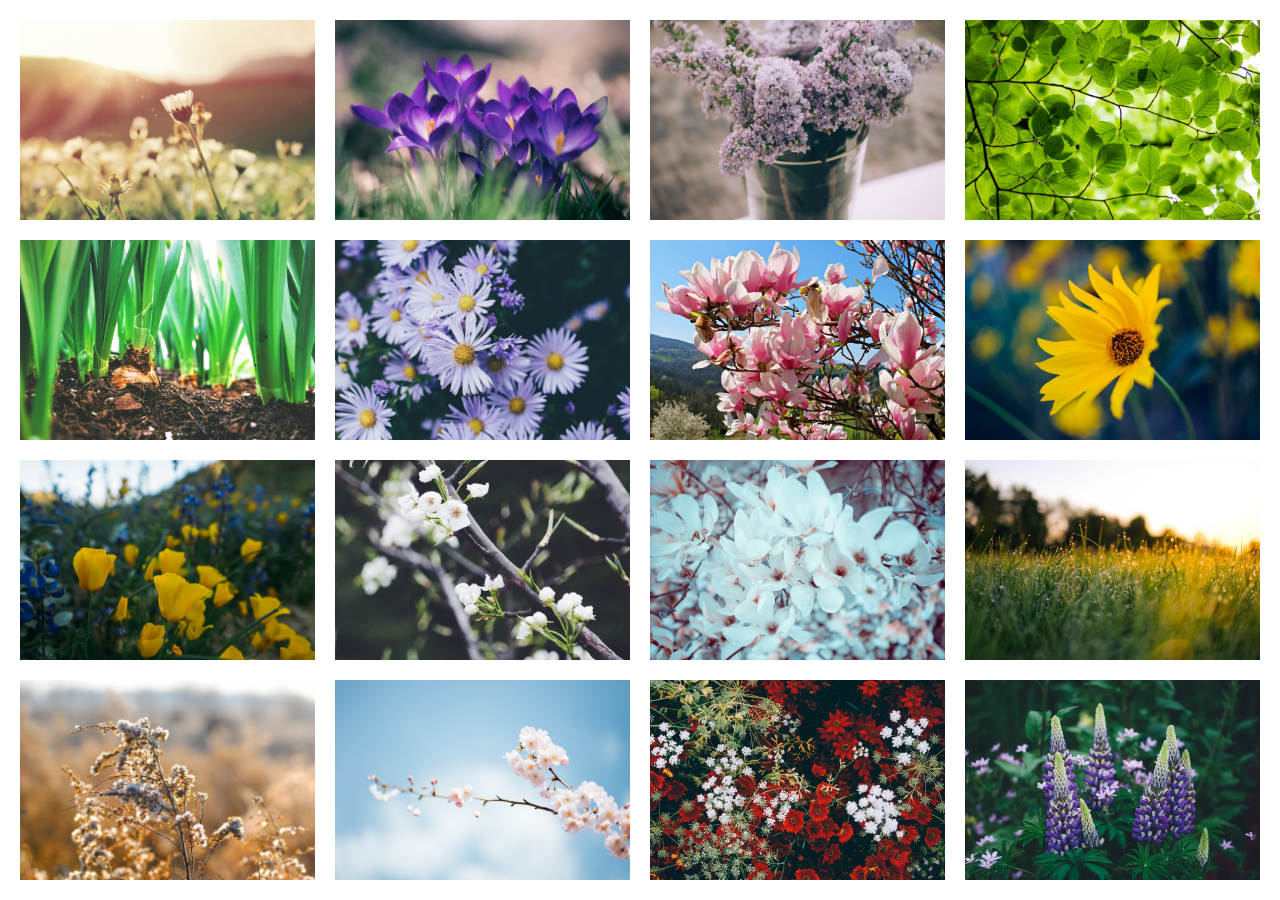
<file: hw03/index.html>
<!DOCTYPE html>
<html lang="en" dir="ltr">
    <head>
        <meta charset="utf-8">
        <title>Image Gallery</title>
        <link rel="stylesheet" href="css/gallery.css">
        <link rel="stylesheet" href="css/carousel.css">
        <meta name="viewport" content="width=device-width, initial-scale=1.0">

    </head>
    <body>
        <main>
            <section class="cards">
                <div class="card" style="background-image:url('images/field1.jpg')"></div>
                <div class="card" style="background-image:url('images/purple.jpg')"></div>
                <div class="card" style="background-image:url('images/jar.jpg')"></div>
                <div class="card" style="background-image:url('images/green.jpg')"></div>
                <div class="card" style="background-image:url('images/green1.jpg')"></div>
                <div class="card" style="background-image:url('images/purple1.jpg')"></div>
                <div class="card" style="background-image:url('images/magnolias.jpg')"></div>
                <div class="card" style="background-image:url('images/daisy1.jpg')"></div>
                <div class="card" style="background-image:url('images/poppies.jpg')"></div>
                <div class="card" style="background-image:url('images/dogwoods.jpg')"></div>
                <div class="card" style="background-image:url('images/blossom.jpg')"></div>
                <div class="card" style="background-image:url('images/field3.jpg')"></div>
                <div class="card" style="background-image:url('images/field4.jpg')"></div>
                <div class="card" style="background-image:url('images/branch.jpg')"></div>
                <div class="card" style="background-image:url('images/red.jpg')"></div>
                <div class="card" style="background-image:url('images/purple2.jpg')"></div>
            </section>

            <!-- preview panel -->
            <section class="preview">
                <div class="featured_image"></div>
                <button class="close" id="close">&times;</button>
                <button class="prev" id="prev">&lsaquo;</button>
                <button class="next" id="next">&rsaquo;</button>
            </section>
            <!-- end preview panel -->

        </main>
        <script type="text/javascript" src="js/index.js"></script>
    </body>
</html>
</file>
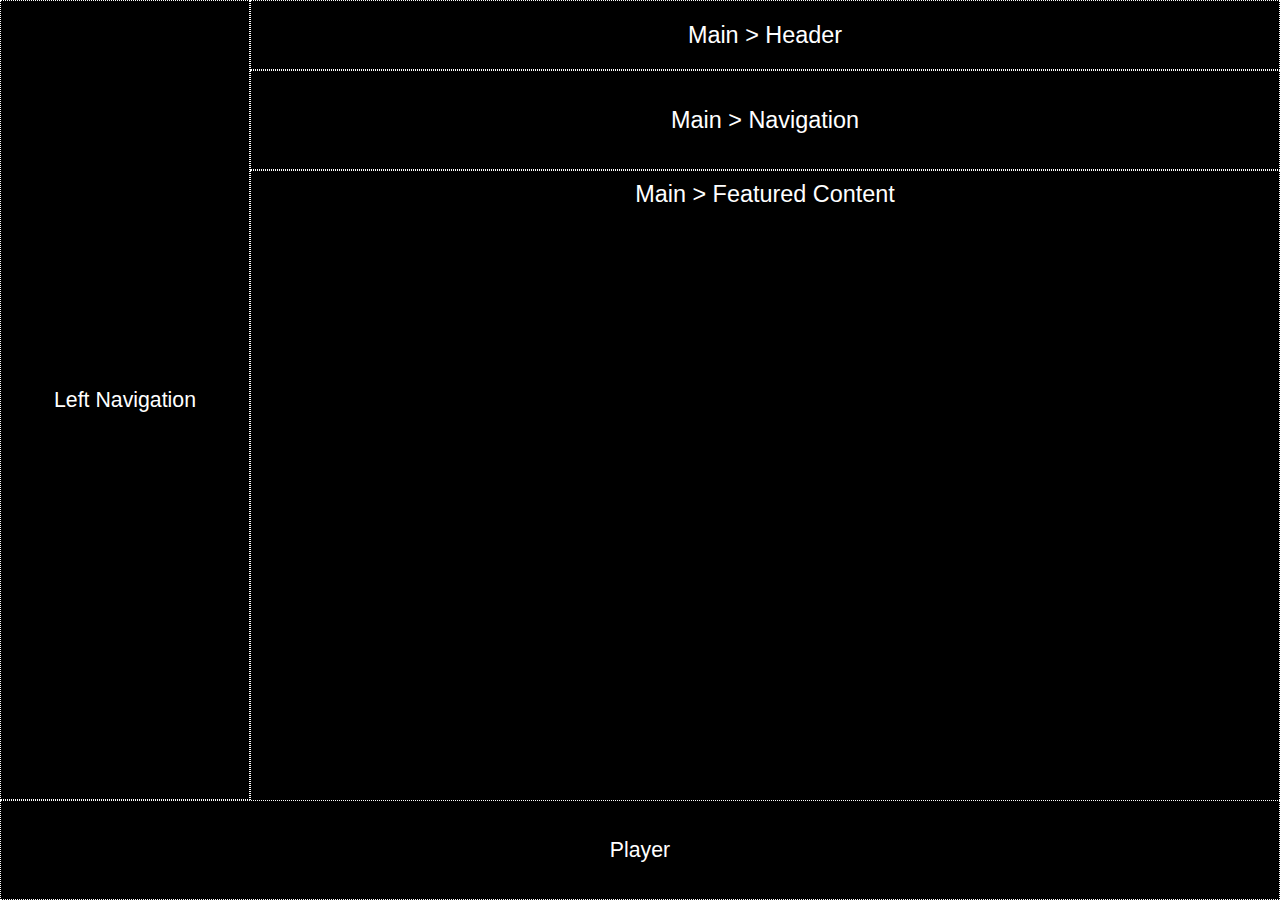
<file: hw02/01_cssgrid/index.html>
<html>
    <head>
        <title>Spotify Player</title>
        <link rel="stylesheet" href="layout.css">
        <meta name="viewport" content="width=device-width, initial-scale=1.0">
    </head>
    <body id="container">
        <aside id="sidebar">
            Left Navigation
        </aside>
        <main>
            <header>
                Main > Header
            </header>
            <nav>
                Main > Navigation
            </nav>
            <section id="featured-content">
                Main > Featured Content
            </section>
        </main>
        <footer>
            Player
        </footer>
    </body>
</html>
</file>
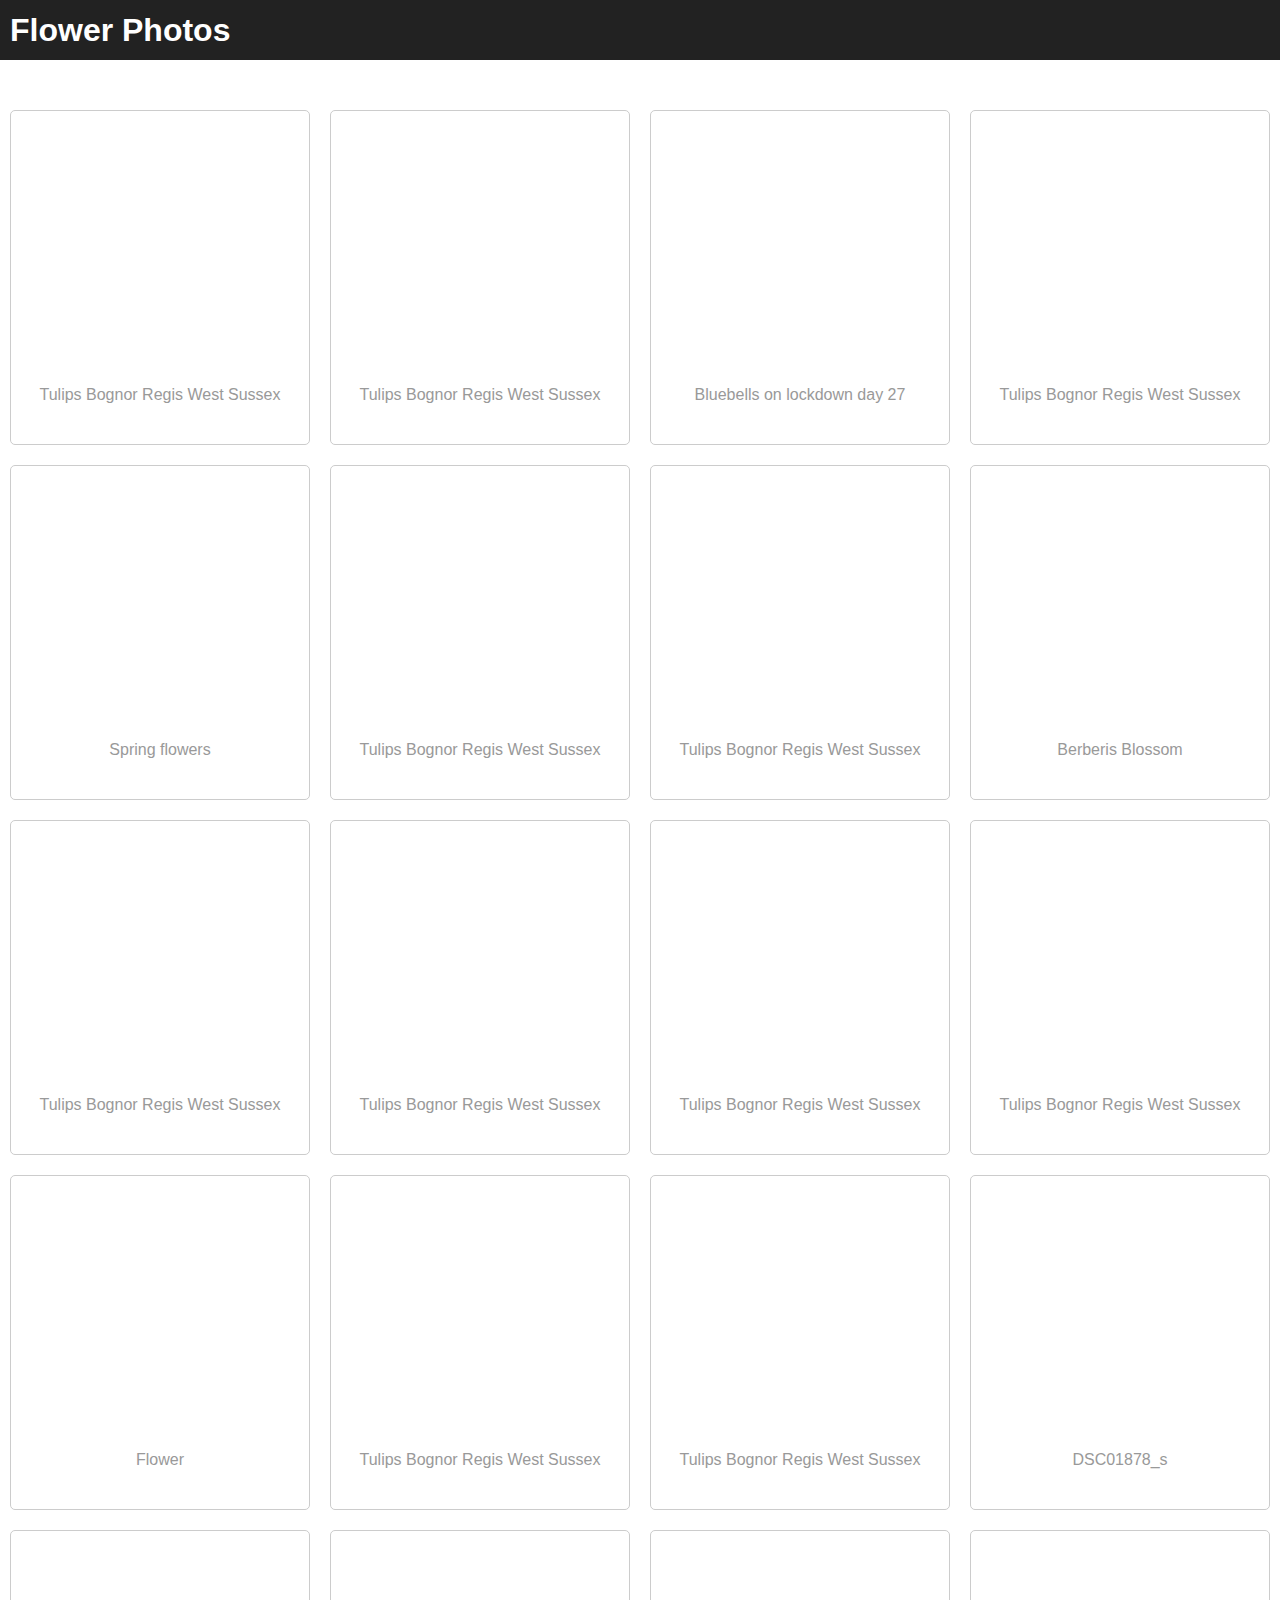
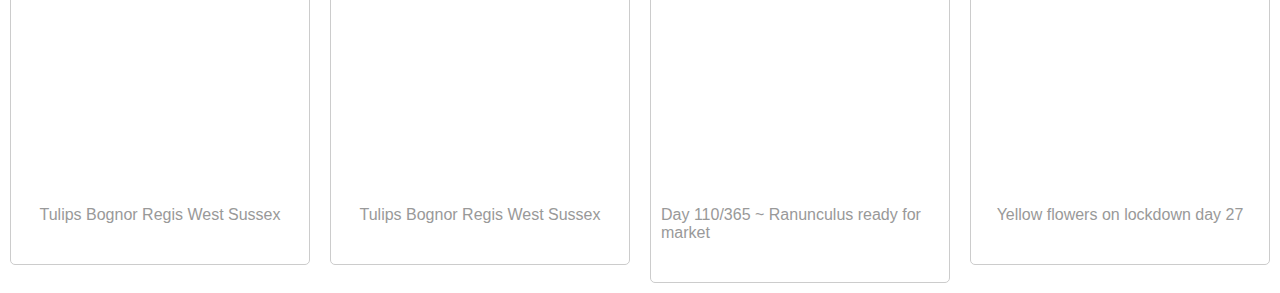
<file: hw02/02_flexbox/index.html>
<!DOCTYPE html>
<html lang="en" dir="ltr">
    <head>
        <meta charset="utf-8">
        <title>Image Gallery</title>
        <link rel="stylesheet" href="css/gallery.css">
    </head>
    <body>
        <nav>
            <h1>Flower Photos</h1>
        </nav>
        <main class="content">
            <section class="cards">
                <section class="card">
                    <div>
                        <div class="image-div" style="background-image: url('https://live.staticflickr.com/65535/49793205651_aced6f4866_b.jpg');"></div>
                        <div class="caption">Tulips Bognor Regis West Sussex</div>
                    </div>
                </section>
                <section class="card">
                    <div>
                        <div class="image-div" style="background-image: url('https://live.staticflickr.com/65535/49792659933_cc861d50b7_b.jpg');"></div>
                        <div class="caption">Tulips Bognor Regis West Sussex</div>
                    </div>
                </section>
                <section class="card">
                    <div>
                        <div class="image-div" style="background-image: url('https://live.staticflickr.com/65535/49792658778_ab3b1df5d1_b.jpg');"></div>
                        <div class="caption">Bluebells on lockdown day 27</div>
                    </div>
                </section>
                <section class="card">
                    <div>
                        <div class="image-div" style="background-image: url('https://live.staticflickr.com/65535/49792664528_f16513baec_b.jpg');"></div>
                        <div class="caption">Tulips Bognor Regis West Sussex</div>
                    </div>
                </section>
                <section class="card">
                    <div>
                        <div class="image-div" style="background-image: url('https://live.staticflickr.com/65535/49792676878_a659a56919_b.jpg');"></div>
                        <div class="caption">Spring flowers</div>
                    </div>
                </section>
                <section class="card">
                    <div>
                        <div class="image-div" style="background-image: url('https://live.staticflickr.com/65535/49793511297_b7967599c7_b.jpg');"></div>
                        <div class="caption">Tulips Bognor Regis West Sussex</div>
                    </div>
                </section>
                <section class="card">
                    <div>
                        <div class="image-div" style="background-image: url('https://live.staticflickr.com/65535/49792660018_34abca7618_b.jpg');"></div>
                        <div class="caption">Tulips Bognor Regis West Sussex</div>
                    </div>
                </section>
                <section class="card">
                    <div>
                        <div class="image-div" style="background-image: url('https://live.staticflickr.com/65535/49792629178_64acac5148_b.jpg');"></div>
                        <div class="caption">Berberis Blossom</div>
                    </div>
                </section>
                <section class="card">
                    <div>
                        <div class="image-div" style="background-image: url('https://live.staticflickr.com/65535/49793207236_51aa1f4269_b.jpg');"></div>
                        <div class="caption">Tulips Bognor Regis West Sussex</div>
                    </div>
                </section>
                <section class="card">
                    <div>
                        <div class="image-div" style="background-image: url('https://live.staticflickr.com/65535/49793219056_f2c5bb8621_b.jpg');"></div>
                        <div class="caption">Tulips Bognor Regis West Sussex</div>
                    </div>
                </section>
                <section class="card">
                    <div>
                        <div class="image-div" style="background-image: url('https://live.staticflickr.com/65535/49792658033_c9a55ebf42_b.jpg');"></div>
                        <div class="caption">Tulips Bognor Regis West Sussex</div>
                    </div>
                </section>
                <section class="card">
                    <div>
                        <div class="image-div" style="background-image: url('https://live.staticflickr.com/65535/49792660448_cd43d556df_b.jpg');"></div>
                        <div class="caption">Tulips Bognor Regis West Sussex</div>
                    </div>
                </section>
                <section class="card">
                    <div>
                        <div class="image-div" style="background-image: url('https://live.staticflickr.com/65535/49793209166_5b8a0ae5c6_b.jpg');"></div>
                        <div class="caption">Flower</div>
                    </div>
                </section>
                <section class="card">
                    <div>
                        <div class="image-div" style="background-image: url('https://live.staticflickr.com/65535/49793208726_f0ac1e6b81_b.jpg');"></div>
                        <div class="caption">Tulips Bognor Regis West Sussex</div>
                    </div>
                </section>
                <section class="card">
                    <div>
                        <div class="image-div" style="background-image: url('https://live.staticflickr.com/65535/49793523157_2e88b562aa_b.jpg');"></div>
                        <div class="caption">Tulips Bognor Regis West Sussex</div>
                    </div>
                </section>
                <section class="card">
                    <div>
                        <div class="image-div" style="background-image: url('https://live.staticflickr.com/65535/49793225756_ea2a82f362_b.jpg');"></div>
                        <div class="caption">DSC01878_s</div>
                    </div>
                </section>
                <section class="card">
                    <div>
                        <div class="image-div" style="background-image: url('https://live.staticflickr.com/65535/49793522892_1c9f798a53_b.jpg');"></div>
                        <div class="caption">Tulips Bognor Regis West Sussex</div>
                    </div>
                </section>
                <section class="card">
                    <div>
                        <div class="image-div" style="background-image: url('https://live.staticflickr.com/65535/49793205546_de43e99833_b.jpg');"></div>
                        <div class="caption">Tulips Bognor Regis West Sussex</div>
                    </div>
                </section>
                <section class="card">
                    <div>
                        <div class="image-div" style="background-image: url('https://live.staticflickr.com/65535/49793520882_b27b68994e_b.jpg');"></div>
                        <div class="caption">Day 110/365 ~ Ranunculus ready for market</div>
                    </div>
                </section>
                <section class="card">
                    <div>
                        <div class="image-div" style="background-image: url('https://live.staticflickr.com/65535/49793205051_6fafef1828_b.jpg');"></div>
                        <div class="caption">Yellow flowers on lockdown day 27</div>
                    </div>
                </section>
            </section>
        </main>
    </body>
</html>
</file>
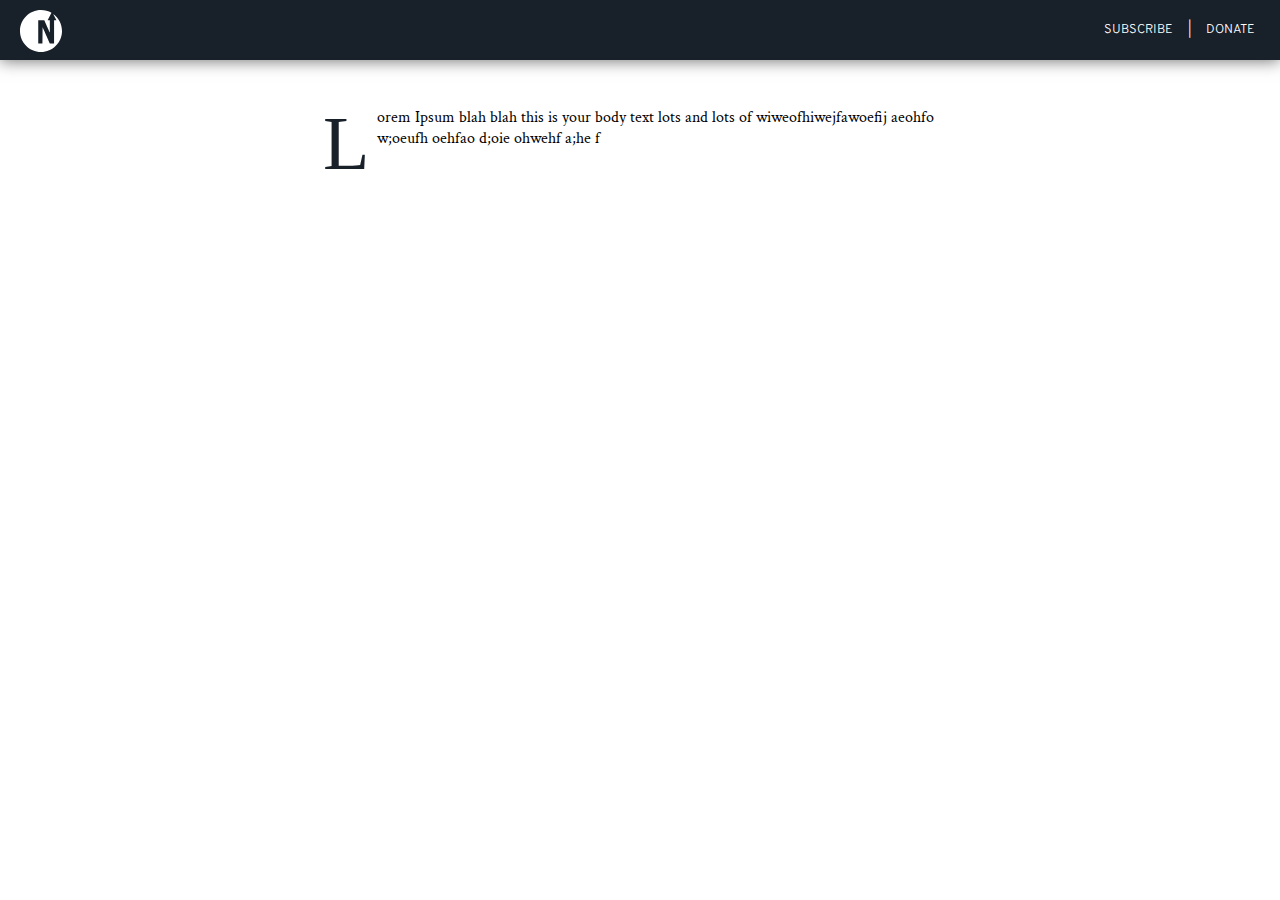
<file: CS130FinalProject/storyTemplate.html>
<html>
    <!--The only things that should be change here is 
        1. The title tag to your story hed
        2. Potentially add more css, js, or other stylesheets
        3. Fonts for hed, dek, and pullquotes-->
    <head>
        <meta charset="utf-8"> <!--necessary in the file idk why-->
        <title>Story Template</title> <!-- This is the label you see on the tab -->
        <link rel="stylesheet" href="storyTemplateStyle.css"> <!--This line connects the html file to the css file which styles it-->
        <!--You can add more css files you make for your designing story just make sure they link to this page as well-->
        <meta name="viewport" content="width=device-width, initial-scale=1.0"> <!--necessary in the file idk why-->
        
        <!--FONTS-->
        <!--You can add more fonts if you want to change the hed and dek fonts, 
            please don't change the body font :), google fonts is a is a great place to find some-->
        <link href="https://fonts.googleapis.com/css2?family=Crimson+Text&family=Overpass:wght@200;300;400;900&display=swap" rel="stylesheet">    </head>
    <!--Everything that is visible on the page will be inside body-->
    <body>
        <!--This is where your story heds, dek and bylines will be. Chance for lots of creativity here.-->
        <header> 
            <!--This the the navigation bar please do not get rid of it-->
            <div class="head">  
                <div class="logo logo-animate">
                    <div class="logo-image">
                        <svg version="1.1" width="42" height="42" viewBox="0 0 440 440">
                        <a xlink:title="Digital Mag Homepage" xlink:href="index.html#target">
                            <path d="M347.5,40.7l34.4,66h-25v244.5l-43.1,0.2c0,0-0.8,0.4-2.6-3.8c-1.7-4.2-72.3-163.3-72.3-163.3s-1.3-2.6-1.8-2.7
                            c0,2-0.2,170-0.2,170l-45.8-0.3V106.7l61.1,0.1c0,0,2,0,3.4,2.4c1.3,2.4,54,122.2,54,122.2s1.9,4.5,2.8,4.1c0-1.8,0-128.7,0-128.7
                            h-23l40.4-77.4C297.4,10.7,260,0,220,0C98.5,0,0,98.5,0,220s98.5,220,220,220s220-98.5,220-220C440,146,403.5,80.6,347.5,40.7z"/>
                        </a>
                        </svg>
                    </div>
                </div>
                <div>
                    <span class="subscribe">Donate</span>
                    <span class="subscribe2">|</span>
                    <span class="subscribe">Subscribe</span>
                </div>
            </div>
        </header>
         <!--This is the end of the nav bar put all additional code after this point-->
        <div class="bodyText">
            <p class="dropCap">
                Lorem Ipsum blah blah this is your body text lots and lots of wiweofhiwejfawoefij aeohfo w;oeufh oehfao d;oie  ohwehf a;he f 
            </p>
        </div>

        <footer>
            
        </footer>
        
    </body>
</html>
</file>
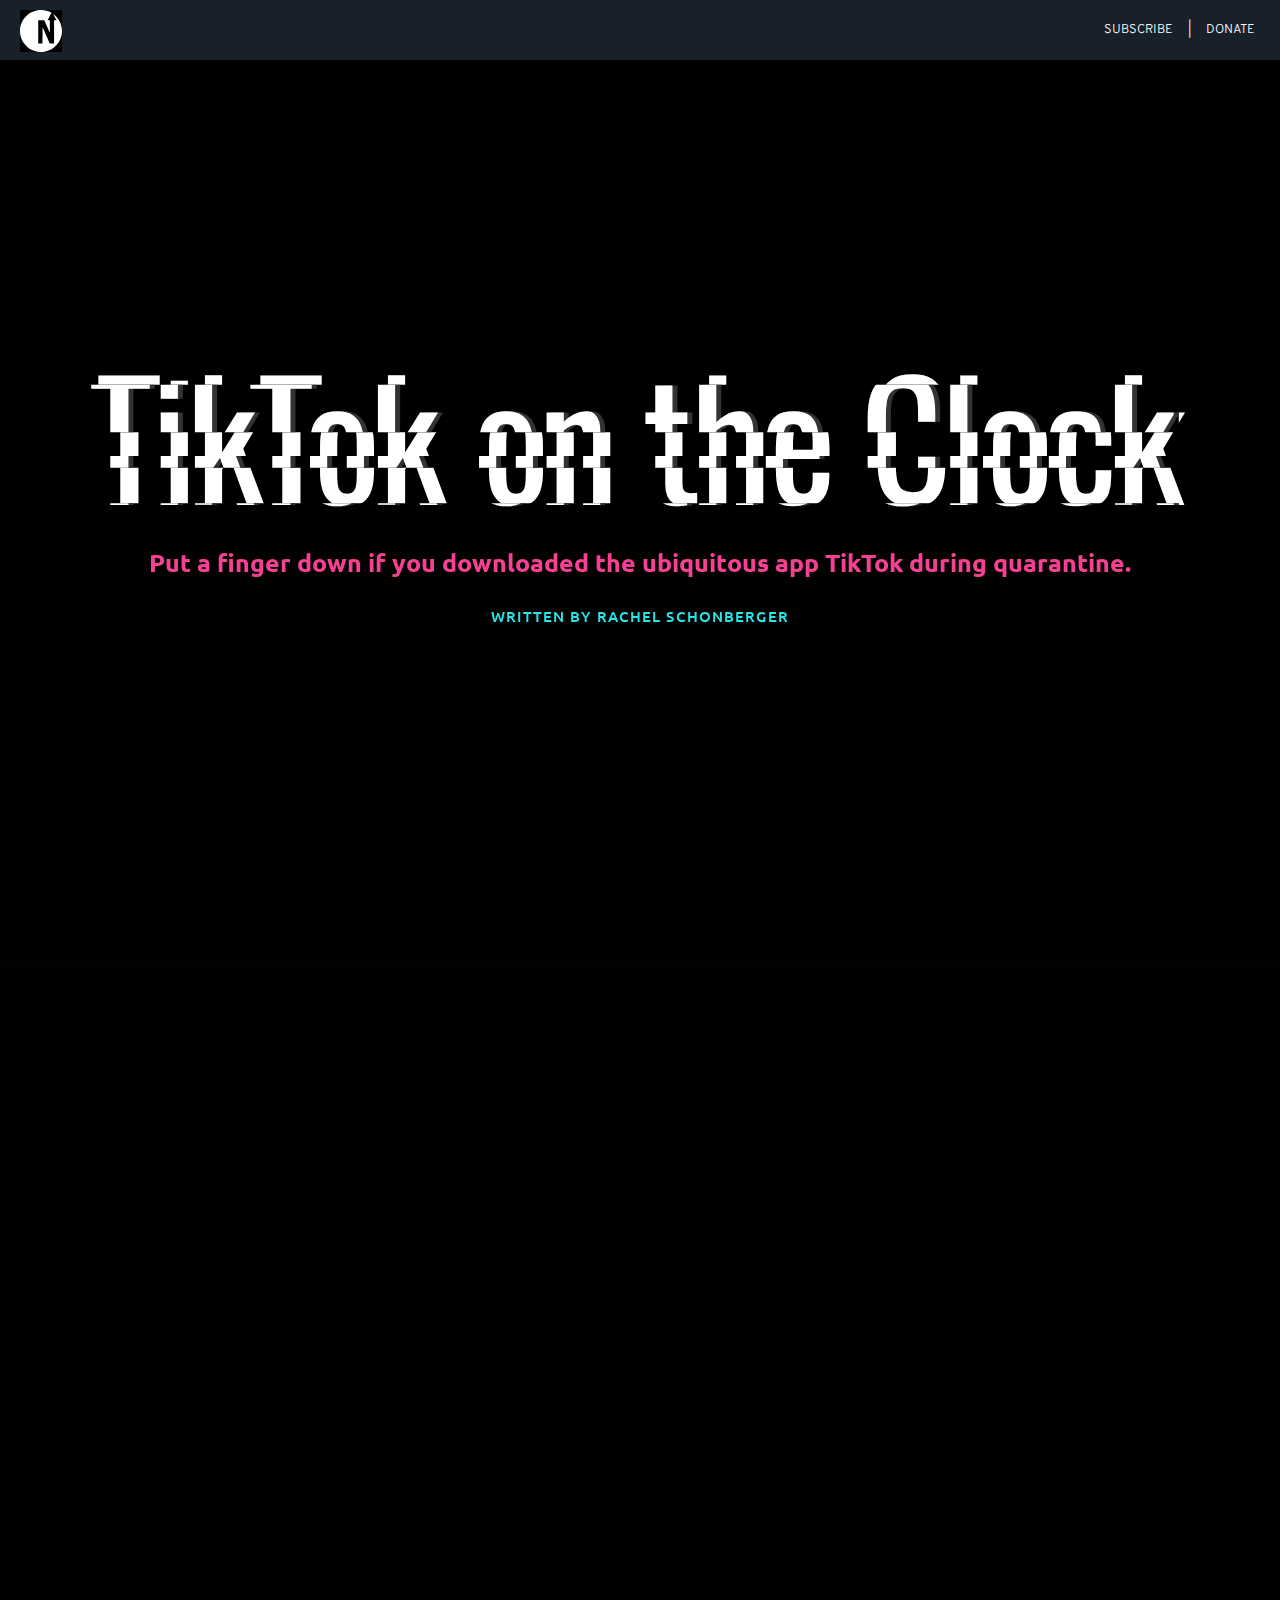
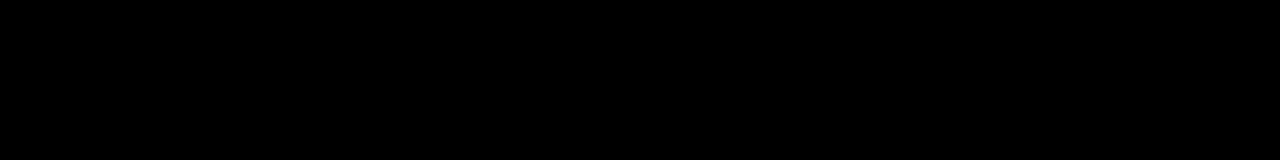
<file: CS130FinalProject/tiktok.html>
<html>
    <!--The only things that should be change here is 
        1. The title tag to your story hed
        2. Potentially add more css, js, or other stylesheets
        3. Fonts for hed, dek, and pullquotes-->
    <head>
        <meta charset="utf-8"> <!--necessary in the file idk why-->
        <title>15 seconds of fame</title> <!-- This is the label you see on the tab -->
        <link rel="stylesheet" href="tiktokstyle.css"> <!--This line connects the html file to the css file which styles it-->
        <!-- <link rel="stylesheet" href="storyTemplateStyle.css"> -->
        <!--You can add more css files you make for your designing story just make sure they link to this page as well-->
        <meta name="viewport" content="width=device-width, initial-scale=1.0"> <!--necessary in the file idk why-->
        
        <!--FONTS-->
        <!--You can add more fonts if you want to change the hed and dek fonts, 
            please don't change the body font :), google fonts is a is a great place to find some-->
        <link href="https://fonts.googleapis.com/css2?family=Crimson+Text&family=Overpass:wght@900&display=swap" rel="stylesheet">
        <link href="https://fonts.googleapis.com/css2?family=Oswald:wght@500&family=Ubuntu&display=swap" rel="stylesheet">
    </head>
    <!--Everything that is visible on the page will be inside body-->
    <body>
        <!--This is where your story heds, dek and bylines will be. Chance for lots of creativity here.-->
        <header> 
            <!--This the the navigation bar please do not get rid of it-->
            <div class="head">  
                <div class="logo logo-animate">
                    <div class="logo-image">
                        <svg version="1.1" width="42" height="42" viewBox="0 0 440 440">
                        <a xlink:title="Digital Mag Homepage" xlink:href="index.html#target">
                            <path d="M347.5,40.7l34.4,66h-25v244.5l-43.1,0.2c0,0-0.8,0.4-2.6-3.8c-1.7-4.2-72.3-163.3-72.3-163.3s-1.3-2.6-1.8-2.7
                            c0,2-0.2,170-0.2,170l-45.8-0.3V106.7l61.1,0.1c0,0,2,0,3.4,2.4c1.3,2.4,54,122.2,54,122.2s1.9,4.5,2.8,4.1c0-1.8,0-128.7,0-128.7
                            h-23l40.4-77.4C297.4,10.7,260,0,220,0C98.5,0,0,98.5,0,220s98.5,220,220,220s220-98.5,220-220C440,146,403.5,80.6,347.5,40.7z"/>
                        </a>
                        </svg>
                    </div>
                </div>
                <div>
                    <span class="subscribe">Donate</span>
                    <span class="subscribe2">|</span>
                    <span class="subscribe">Subscribe</span>
                </div>
            </div>
        </header>
        <div class="intro curtain">
            <div class="hed">TikTok on the Clock
                <div class="hed__clip">TikTok on the Clock</div>
            </div>
            <h2 class="dek"> Put a finger down if you downloaded the ubiquitous app TikTok during quarantine. </h2>
            <h3 class="byline"> Written by Rachel Schonberger</h3>
        </div>
        <div class="reveal-main"></div>
        <article class="bodyText main">
            <p class="dropCap"> Alex Hoffman doesn’t think she’s TikTok famous. Her 10,000 followers might say otherwise.</p>
            <p> The SESP second-year’s account (<em>@alexkhoffman</em>) gained traction on March 28, when she parodied a trend of lightweight girls crashing onto their beds when their boyfriends come home. To the sound of Trey Songz’ “Na Na,” Hoffman dives back first into a pile of pillows as she imitates the impact of an “8’9” 500 pound boyfriend [coming] home from lifting.” Soon enough, her video garnered 1.2 million views. But, as she says, “anybody can become TikTok famous.”</p>
            <p> As of May 21, TikTok stands just below Zoom on Apple’s top apps chart, taking off because of users like Hoffman, who says her quarantine-induced boredom led her to create streams of comedic content. To keep herself entertained, Hoffman pokes fun at popular sounds and trends with about 10 posts a day, which have accumulated 1,000 to 2.5 million views.</p>
            <p> Because the Beijing-based app tailors each feed to its users’ interests and habits, anybody’s public video can end up on another’s feed, regardless of whether the users follow each other. This propels the double-edged sword of custom content, showing users videos that will interest them while shutting them off from opposing perspectives. This is just one way in which TikTok is influencing the way creators interact with consumers.</p>
            <p> While media like television and music involve agents and studios before the product ever reaches the public, TikTok obviates the need for this traditional [what’s the word? These traditional methods to reach consumers… traditional order? methodology?]. Weinberg PhD candidate Anna Michelson, who taught “Sociology of Popular Culture” in spring 2019, says TikTok is revamping the cultural production system, eliminating the “gatekeepers” and bringing the products directly to the consumer.</p>
            <p> “Artists can completely develop something on their own and take it directly to the buyer,” Michelson says. “So really, it's the removal of the gatekeepers that's really disrupting the process and then emerging as an alternative to that traditional process.”</p>
            <p> Communications fourth-year Leo Jared Scheck (<em>@schxleo</em>) has developed friendships with fellow TikTok creators with the help of these broken down barriers. His most popular video dramatized a dating experience in which he noticed a tattoo symbolic of Naziism on his date’s arm and questioned, “I’m Jewish, we’re both gay, and you’re a Nazi?” The TikTok received more than 2.5 million views. Now, he has more than 20,000 followers.</p>
            <p> When bursts of energy and creativity hit, Scheck will post up to eight TikToks a day, fueled by the storytelling tactics he learned in playwriting classes at Northwestern. Scheck views virality, though, as a cultural phenomenon that everybody knows about, like Rebecca Black’s 2013 hit “Friday,” an echelon of fame he hasn’t reached.</p>
            <p> “Everyone's videos on TikTok go viral. That's kind of the whole point,” Scheck says. “I have not gone viral in the way that Rebecca Black went viral. ‘Friday’ was a viral video and everyone knew about it, as opposed to this app that's designed to make everyone's videos go viral. I've had a few videos that have gotten over a million views. I have a decent number of followers, and I'm just kind of doing my thing.”</p>
            <p> TikTok’s ability to make any user go “viral” is attributed to its algorithm, according to Communications PhD candidate Alice Renwen Zhang, who taught “Social Media and Online Social Interactions” in fall 2019. Zhang sees TikTok as a game changing, “Fundamentally different” entity in the context of the greater social media ecosystem.</p>
            <p> “When you open the app, the first thing you see isn't the feed of a friend, but is a page [designed] for you. It's an algorithmic feed based on the videos you've interacted with or even just watched,” Zhang said. “So it's not people you know or things you've explicitly told it you want to see. It’s full of things that you have demonstrated you want to watch through your behavior and watching history.”</p>
            <p> While apps like Facebook and Instagram are based on friendships and followings, TikTok thrives on content. Zhang sees TikTok as a way that adolescents are killing time with entertaining short clips and avoiding “really deep social interactions.”</p>
            <p> Still, the app helps facilitate some social interaction. Scheck engages with followers in his messages, establishing a bond among users with similar followings and interests.</p>
            <p> “There's a little bit of a camaraderie over relatively smaller creators,” Scheck says. “It's kind of like a we're-all-in-this-together mentality and we do what we can to support each other.”</p>
            <p> Medill first-year Talia Schulhof even fostered a virtual Northwestern community within the app. As high school seniors posted their college acceptances and decisions on TikTok, Schulhof reached out to incoming Northwestern students, following some Wildcats in the class of 2024.</p>
            <p> Schulhof boarded the TikTok train long before the quarantine. Her first post dates back to June 2019. One fact Scheck and Hoffman agree on: they wouldn’t be doing this if it weren’t for COVID-19.</p>
            <p> Scheck and Hoffman both doubted TikTok at first, associating it with an audience much younger than them. Both realized after a brief time in quarantine, though, that TikTok was inevitable. Scheck finally surrendered to his younger brothers’ obsession with the app.</p>
            <p> “I don't know if I'm a millennial, or whether I'm considered the upper end of Gen Z, but I was like, ‘I’m never downloading this.’ This is crazy,” Scheck says. “And then after, you know, a couple of weeks in quarantine, I was just bored. I was like, I'm gonna download this because this is where this is the forefront of the internet now and I don't want to be left out.”</p>
            <p> Despite her early arrival to the app, Schulhof didn’t debut her first big-time video until this March in the stacks of University Library, relating the possibility of a virtual quarter to the early-2000s Education Connection television ads. Around dining halls and in classes, students approached Schulhof to tell her they saw her video in their group chats. Users she had never met commented that their teachers posted her video to their Canvas pages. When that video reached over 800,000 views, Schulhof shifted her focus from entertaining herself to engaging potential viewers.</p>
            <p> “Before I was just making them as a joke. I really wouldn't care what I looked like,” Schulhof says. “Now, I think very carefully about what I post because I know that a lot of people could see it. I have the potential to make something almost viral, so I want it to be good.”</p>
            <p> Although she wanted her reach to extend beyond her close circles, Schulhof was concerned what that would mean for her privacy. Until April, Schulhof disguised herself as @clubpenguin33, initially only posting videos of her dogs and avoiding revealing her face. Now, she’s given up her anonymity, approaching TikTok with full trust.</p>
            <p> Hoffman encountered her own version of privacy issues when her audience went from laughing with her to laughing at her. While the majority of her posts get positive attention and feedback, she’s also been bullied for her appearance in the comment section and roped into a “rivalry” against another user.</p>
            <p> “They were just ripping me apart, from my voice to my face, and it was horrible,” Hoffman says. “I started clicking on the accounts that were saying some of these comments, and they were like 12-year-old girls.”</p>
            <p> Aside from privacy concerns and its tendency to discourage social interactions, Zhang says a primary ramification of the content-centric feed is the “filter bubble” it propels. The app picks up on viewing history and develops a complex model to infer future viewing habits.</p>
            <p> “One potential downside of [TikTok] is that people are more and more narrow-minded by only seeing the things that entertain or interest them, rather than exploring other things that they might not have thought about,” Zhang said.</p>
            <p> Scheck recognizes this filter bubble as it relates to the identities he holds. He gears his content toward similar users to bolster a consistent brand, playing largely on his identities and depending on the algorithm to reach viewers with similar attributes.</p>
            <p> “TikTok knows exactly who I am. They know that I'm into theater, they know that I'm gay, they know that I'm Jewish. It's probably really, really awful for privacy. I can't imagine what they're doing with this data,” Scheck says. “At the end of the day, I don't know that it's any worse than any of the other social media that I already use. So it's just a choice I have decided to live with.”</p>
        </article>
        <script src="tiktokscript.js"></script>
    </body>
</html>
</file>
<file: hw03/css/gallery.css>
body {
    height:100%;
    margin:0;
    padding:0;
}
body * {
    box-sizing: border-box;
}

.cards {
    display: flex;
    flex-wrap: wrap;
    height: 100vh;
    margin: 0;
    padding: 0;
    padding-left: 20px;
    padding-bottom: 20px;
}

.card {
    width: calc(25% - 20px);
    height: calc(25% - 20px);
    min-height: 120px;
    background-size: cover;
    background-position: center;
    cursor: pointer;
    margin-right: 20px;
    margin-top: 20px;
}
.image:hover {
    opacity: 0.7;
}

/* Media Queries */
@media (max-width: 900px) {
    main .card { 
        width: calc(50% - 20px);
        height: calc(50vh - 20px);
    }
}

@media (max-width: 550px) {
    main .card { 
        width: calc(100% - 20px);
        height: 70vh;
    }
}
</file>
<file: hw03/css/carousel.css>
.featured_image {
    width: 100%;
    height: 100%;
    background-size: cover;
    background-position: center;
    cursor: pointer;
}


.next, .prev, .close {
    position: absolute;
    font-size: 2.5em;
    color: white;
    border-width: 0px;
    padding-bottom: 5px;
}
.close {
    background: none;
    top: 0vh;
    line-height: 1em;
    right: 0vh;
}
.next, .prev {
    background: rgba(255,255,255,0.2);
    border-radius: 60px;
    width: 60px;
    height: 60px;
}
.next:hover, .prev:hover, .close:hover {
    background: rgba(255,255,255,0.4);
}
.prev {
    top: 45vh;
    left: 2vw;
}
.next {
    top: 45vh;
    right: 2vw;
}
.preview {
    width: 100vw;
    height: 100vh;
    display: none;
    align-items: center;
    justify-content: center;
}
.preview.active {
    position: absolute;
    top: 0px;
    left: 0px;
    display: flex;
    background: rgba(255, 255, 255, 1);
}
</file>
<file: hw02/01_cssgrid/layout.css>
* {
    box-sizing: border-box;
    /* color: white; */
    font-family: Arial;
    font-size: 1.1em;
}

body {
    display: grid;
    overflow: hidden;
    margin: 0px;
     
    grid-template-columns: 250px auto;
    grid-template-rows: calc(100vh - 100px) 100px;
    grid-template-areas: 
    "left primary"
    "bottom bottom";
    height: 100vh;
    background-color: black;
    color: white;
}

aside, footer, header, nav, #featured-content{
    display: flex;
    align-items: center;
    justify-content: center;
    border: dotted 1px white;
    padding: 10px;
}
aside {
    grid-area: left;
}
main {
    grid-area: primary;
    overflow-y: scroll;
    z-index: 1000;
}
footer {
    grid-area: bottom;
}
header {
    height: 70px;
    background-color: black;
    position: fixed;
    width: calc(100vw - 250px);
}
nav {
    margin-top: 70px;
    height: 100px;
}
#featured-content {
    min-height: 100vh;
    align-items: flex-start;
}
@media screen and (max-width: 800px) {
    body {
        grid-template-columns: auto;
        grid-template-areas: 
        "primary"
        "bottom";
    }
    aside {
        display: none;
    }
    header{
        width: 100vw;
        background-color: teal;
    }
}
</file>
<file: hw02/02_flexbox/css/gallery.css>
body {
    height:100%;
    margin:0;
    padding:0;
    font-family: Arial;
}
body * {
    box-sizing: border-box;
}
main {
    display: grid;
    grid-template-columns: 1fr;
    grid-template-rows: 60px calc(100vh - 60px);
    grid-template-areas:
       "menu"
       "gallery";
    height: 100vh;
}
.content {
    grid-area: gallery;
}

/**************/
/* NAVIGATION */
/**************/
nav {
    grid-area: menu;
    background: #222;
    position: fixed;
    width: 100%;
    height: 60px;
    line-height: 60px;
    color: white;
    z-index: 101;
    padding: 10px;
}
nav h1 {
    color: white;
    margin: 0px;
    line-height: 40px;
}
.cards {
    padding-top: 100px;
    display: flex;
    flex-wrap: wrap;
}
.card {
    width: 25%;
    padding: 10px;
}
.card > div {
    border: solid 1px #CCC;
    padding: 10px;
    border-radius: 5px;
}
.image-div {
   background-size: cover; 
   width: 100%;
   height: 250px;
}
.caption{
    margin-top: 15px;
    margin-bottom: 30px;
    color: #999;
    display: flex;
    justify-content: center;
}
.card:hover > div {
    border: solid 1px black;
}
.card:hover  .image-div {
    opacity: 0.8;
}
@media screen and (max-width: 1200px) {
    .card {
        width: 33.3%;
    }
}
@media screen and (max-width: 900px) {
    .card {
        width: 50%;
    }
    .image-div {
        height: 350px;
     }
}
@media screen and (max-width: 700px) {
    .card {
        width: 100%;
    }
    .image-div {
        height: 450px;
     }
}
</file>
<file: CS130FinalProject/storyTemplateStyle.css>
*{
    margin: 0px;
    padding: 0px;
}
header{
    z-index: 1000;
    background-color: #18202A;
    padding: 10px 10px 50px 20px;
    /* padding-left: 10px; */
    /* position: sticky;
    top: 0; */
    box-shadow: 0px 1px 15px #0000008c;
}
.logo {
    display: inline;
    align-items: center;
    position: relative;
}
.logo-image{
    grid-area: content;
    float:left; 
    fill: white;
    background-color: transparent;
    transform-origin: 50% 50%;
}
.logo-image:hover{
    fill: rgb(196, 241, 244);
    animation: spin 1.2s cubic-bezier(.57,.42,.33,1.17);
}
a:visited {
    fill: white;
}
a:hover{
    fill: rgb(196, 241, 244);
}
@keyframes spin {
    from { transform: rotate(0deg); }
    to { transform: rotate(360deg); }
}
.subscribe{
    color: white;
    font-family: 'Overpass', sans-serif;
    font-size: .80em;
    font-weight: 300;
    text-align: right;
    float: right;
    text-transform: uppercase;
    padding-top: 12px;
    padding-right: 15px;
}
.subscribe2{
    color: white;
    font-family: 'Overpass', sans-serif;
    font-size: .80em;
    font-weight: 300;
    text-align: right;
    float: right;
    text-transform: uppercase;
    padding-top: 12px;
    padding-right: 15px;
    cursor: default;
}
.subscribe:hover{
    color: rgb(196, 241, 244);
    cursor: pointer;
}
/*Don't change anything above this ^^^*/
/*centers body text please dont change unless for a specific sylsitic reason*/
.bodyText{
    text-align: left;
    margin-left: 50%;
    transform: translate(-50%, -50%);
    margin-top: 5vh;
    padding-top: 5vh;
}
/*Keep this the same unless for a specific stylistic reason*/
p {
    font-family: 'Crimson Text', serif;
    font-size: 1em;
    /* display: flex;
    justify-content: center; */
}
/*You can change the color and style of the drop cap here*/
.dropcap:first-child:first-letter {
    color: #18202A;
    float: left;
    font-family: Georgia;
    font-size: 4.75em;
    line-height: 60px;
    padding-top: 6px;
    padding-right: 8px;
    padding-left: 3px;
  }
</file>
<file: CS130FinalProject/tiktokstyle.css>
/****************** MISC ********************/

*{
  margin: 0px;
  padding: 0px;
  background: black;
}

header{
  top: 0;
  position: sticky;
  z-index: 1000;
  background-color: #18202A;
  padding: 10px 10px 50px 20px;
  /* padding-left: 10px; */
  /* position: sticky;
  top: 0; */
  box-shadow: 0px 1px 15px #0000008c;
}

.intro {
    height: 70vh;
    display: flex;
    flex-direction: column;
    justify-content: center;
    align-items: center;
    text-align: center;
    background: black;
  }
  
  a {
    color: white;
    display: inline;
  }
  
  .byline {
    margin-bottom: 5rem;
    font-size: 15px;
    font-family: 'Ubuntu';
    font-weight: 500;
    text-transform: uppercase;
    letter-spacing: 0.075em;
    color: #27E6E9;
    -webkit-animation: pulse 4s infinite alternate;
            animation: pulse 4s infinite alternate;
  }
  @-webkit-keyframes pulse {
    from {
      opacity: 0.5;
    }
    50% {
      opacity: 0.5;
    }
  }
  @keyframes pulse {
    from {
      opacity: 0.5;
    }
    50% {
      opacity: 0.5;
    }
  }
  .dek {
    margin: 2em 0 1em;
    margin-top: -7px;
    font-size: 25px;
    font-family: 'Ubuntu';
    line-height: 1.5;
    color: #F74094;
  }
  
/********************* hed / glitch effect ***********************/

  .hed, .hed__clip, .hed__clip::before {
    position: relative;
    font-size: 10rem;
    font-family: 'Oswald';
    letter-spacing: -0.01em;
    color: white;
    -webkit-animation: colorSplit 1.25s steps(2, end) infinite;
            animation: colorSplit 1.25s steps(2, end) infinite;
  }
  @-webkit-keyframes colorSplit {
    25% {
      text-shadow: -0.02em 0 0 #27E6E9, 0.025em 0 0 #F74094;
    }
    75% {
      text-shadow: -0.035em 0 0 #27E6E9, 0.04em 0 0 #F74094;
    }
  }
  @keyframes colorSplit {
    25% {
      text-shadow: -0.02em 0 0 #27E6E9, 0.025em 0 0 #F74094;
    }
    75% {
      text-shadow: -0.035em 0 0 #27E6E9, 0.04em 0 0 #F74094;
    }
  }
  .hed__clip, .hed__clip::before {
    margin-left: 0%;
    position: absolute;
    top: 0;
    left: -5px;
    z-index: 11;
    color: #333;
    overflow: visible;
    -webkit-clip-path: polygon(0% 0%, 100% 0, 100% 25%, 0 25%, 0 30%, 100% 30%, 100% 50%, 0 50%, 0 60%, 100% 60%, 100% 65%, 0 65%, 0 80%, 100% 80%, 100% 85%, 0 85%, 0% 0%);
            clip-path: polygon(0% 0%, 100% 0, 100% 25%, 0 25%, 0 30%, 100% 30%, 100% 50%, 0 50%, 0 60%, 100% 60%, 100% 65%, 0 65%, 0 80%, 100% 80%, 100% 85%, 0 85%, 0% 0%);
    -webkit-animation: glitch 1s steps(2, start) infinite;
            animation: glitch 1s steps(2, start) infinite;
  }
  @-webkit-keyframes glitch {
    30% {
      left: 0px;
    }
    to {
      left: 0px;
    }
  }
  @keyframes glitch {
    30% {
      left: 0px;
    }
    to {
      left: 0px;
    }
  }
  .hed__clip::before {
    margin-left: 0%;
    content: "TikTok on the Clock";
    color: white;
    z-index: 9;
    -webkit-clip-path: polygon(0% 0%, 100% 0, 100% 26%, 0 26%, 0 29%, 100% 29%, 100% 51%, 0 51%, 0 59%, 100% 59%, 100% 66%, 0 66%, 0 79%, 100% 79%, 100% 86%, 0 86%, 0% 0%);
            clip-path: polygon(0% 0%, 100% 0, 100% 26%, 0 26%, 0 29%, 100% 29%, 100% 51%, 0 51%, 0 59%, 100% 59%, 100% 66%, 0 66%, 0 79%, 100% 79%, 100% 86%, 0 86%, 0% 0%);
  }

/*********** NAVIGATION STYLING ***************/

  .logo {
    display: inline;
    align-items: center;
    position: relative;
}
.logo-image{
    grid-area: content;
    float:left; 
    fill: white;
    background-color: transparent;
    transform-origin: 50% 50%;
}
.logo-image:hover{
    fill: rgb(196, 241, 244);
    animation: spin 1.2s cubic-bezier(.57,.42,.33,1.17);
}
a:visited {
    fill: white;
}
a:hover{
    fill: rgb(196, 241, 244);
}
@keyframes spin {
    from { transform: rotate(0deg); }
    to { transform: rotate(360deg); }
}
.subscribe{
    color: white;
    font-family: 'Overpass', sans-serif;
    font-size: .80em;
    font-weight: 300;
    text-align: right;
    float: right;
    text-transform: uppercase;
    padding-top: 12px;
    padding-right: 15px;
    background-color: #18202A;
}
.subscribe2{
    color: white;
    font-family: 'Overpass', sans-serif;
    font-size: .80em;
    font-weight: 300;
    text-align: right;
    float: right;
    text-transform: uppercase;
    padding-top: 12px;
    padding-right: 15px;
    cursor: default;
    background-color: #18202A;
}
.subscribe:hover{
    color: rgb(196, 241, 244);
    cursor: pointer;
}

article{
  color: white;
  top: 10vh;
}

.bodyText{
  text-align: left;
  padding-left: 25%;
  padding-right: 25%;
  margin-top: 5vh;
  padding-top: 5vh;
}
/*Keep this the same unless for a specific stylistic reason*/
p {
  font-family: 'Crimson Text', serif;
  font-size: 1.3rem;
  margin-bottom: 20px;
  /* display: flex;
  justify-content: center; */
}
/*You can change the color and style of the drop cap here*/
.dropcap:first-child:first-letter {
  color: white;
  float: left;
  font-family: Oswald;
  font-size: 4.75em;
  line-height: 60px;
  margin-top: -47px;
  padding-right: 8px;
  padding-left: 3px;
  text-shadow: 0 -4px 0 #27E6E9, 0 4px 1px #F74094;
}

/******************** @ *****************/
em{
  font-weight: bold;
  font-style: normal;
  text-shadow: 0 -1.5px 0 #27E6E9, 0 1.5px 1px #F74094;
}

.curtain{
  height:100vh;
  position: relative;
  z-index: 2;
  background: black;
  display:flex;
  justify-content:center;
  align-items:center;
  box-shadow: 0 14px 28px rgba(33, 33, 33, 0.1), 0 10px 10px rgba(33, 33, 33, 0.1);
}

.main{
  position: fixed;
  padding-top: 60px;
  height: 550px;
  overflow-y: scroll;
  background-color: black;
  /* background-color: white; */
}

.reveal-main{
  height: 800px;
  background: black;
}

.active {
	position:relative;
 /* margin-top:-111px;*/
  margin-top:-6%;
  margin-top:-118px;
  height:900px;
}

.activetwo {
	height:10px;
  position:absolute;
}
</file>
